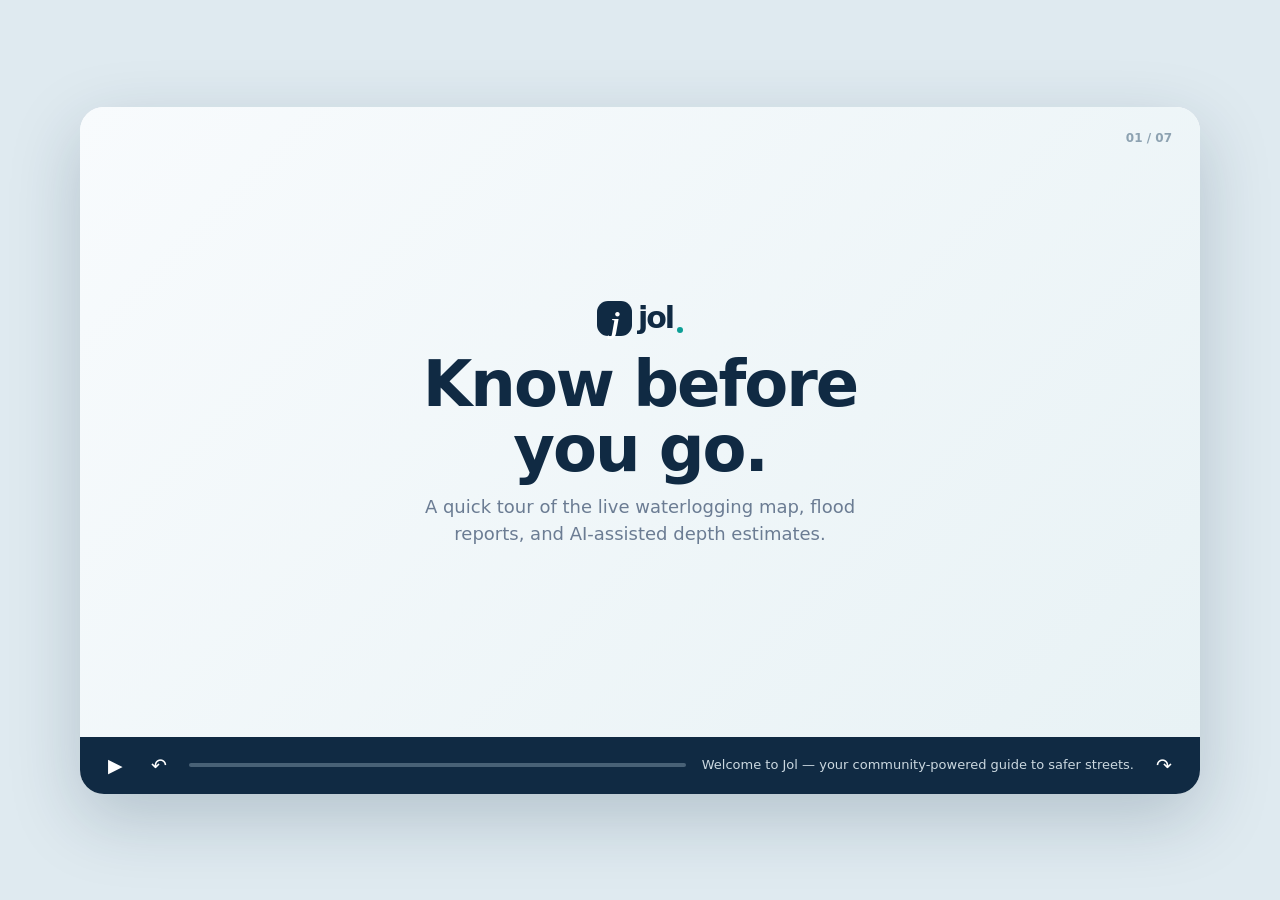
<file: jol-tutorial.html>
<!doctype html>
<html lang="en">
<head>
  <meta charset="utf-8">
  <meta name="viewport" content="width=device-width, initial-scale=1">
  <title>Jol tutorial — know before you go</title>
  <style>
    :root{--ink:#102a43;--muted:#6b7c93;--paper:#f4f8fb;--teal:#0d9f96;--blue:#2d72d9;--amber:#e9a62b;--red:#e85d5d}
    *{box-sizing:border-box}body{margin:0;background:#dfeaf0;color:var(--ink);font:15px/1.45 Inter,Segoe UI,system-ui,sans-serif;min-height:100vh;display:grid;place-items:center;padding:24px}
    .video{width:min(1120px,100%);background:#fff;border-radius:24px;overflow:hidden;box-shadow:0 24px 70px #102a4335}.stage{aspect-ratio:16/9;background:linear-gradient(135deg,#f8fbfd,#e8f2f5);position:relative;overflow:hidden}.scene{position:absolute;inset:0;padding:clamp(24px,5vw,70px);display:grid;grid-template-columns:1fr 1fr;gap:clamp(20px,5vw,70px);align-items:center;opacity:0;transform:translateX(30px);transition:.55s ease}.scene.active{opacity:1;transform:none}.scene.center{grid-template-columns:1fr;text-align:center;place-items:center}.kicker{font-size:11px;letter-spacing:2px;font-weight:800;color:var(--teal)}h1{font-size:clamp(30px,5vw,68px);line-height:1.02;letter-spacing:-2px;margin:12px 0}h2{font-size:clamp(23px,3.5vw,44px);line-height:1.05;letter-spacing:-1.2px;margin:8px 0 14px}.copy{color:var(--muted);max-width:470px;font-size:clamp(14px,1.5vw,18px)}.tip{margin-top:22px;color:var(--ink);font-weight:750}.brand{display:inline-flex;align-items:center;font-size:30px;font-weight:850;letter-spacing:-2px}.brand-mark{background:var(--ink);color:#fff;border-radius:11px;width:35px;height:35px;display:grid;place-items:center;font-family:Georgia;font-style:italic;margin-right:6px}.dot{width:6px;height:6px;background:var(--teal);border-radius:50%;align-self:end;margin:0 0 7px 4px}.hero-map,.upload-card,.report-card{border:1px solid #dbe7ed;background:#fff;border-radius:18px;box-shadow:0 14px 35px #102a4314}.hero-map{height:300px;position:relative;overflow:hidden;background:linear-gradient(130deg,#e6f1e9 0 25%,#f3eadc 25% 62%,#dbeaf0 62%)}.road{position:absolute;background:#fff;border:10px solid #dce6ea;transform:rotate(-20deg);height:55px;width:130%;left:-15%;top:45%;border-radius:30px}.road.r2{transform:rotate(40deg);top:15%;left:-20%}.map-dot{position:absolute;width:44px;height:44px;border-radius:50% 50% 50% 0;transform:rotate(-45deg);display:grid;place-items:center;color:#fff;font-weight:800;border:5px solid #fff;box-shadow:0 6px 12px #102a4330}.map-dot span{transform:rotate(45deg);font-size:11px}.safe{background:var(--blue)}.caution{background:var(--amber)}.blocked{background:var(--red)}.d1{left:28%;top:43%}.d2{left:63%;top:28%}.d3{left:73%;top:64%}.you{position:absolute;left:47%;top:48%;width:14px;height:14px;background:var(--teal);border:3px solid #fff;border-radius:50%;box-shadow:0 0 0 7px #0d9f9635}.you:after{content:'You';position:absolute;top:16px;left:9px;font-weight:800;font-size:11px}.mock-shell{display:grid;grid-template-columns:120px 1fr;height:315px;overflow:hidden}.mock-side{background:#fff;border-right:1px solid #e4ebf2;padding:18px 12px}.mini-brand{font-weight:850;font-size:22px;margin-bottom:35px}.nav-line{height:30px;border-radius:7px;color:#7b8da0;padding:7px;font-size:11px;margin:4px 0}.nav-line.active{background:#e6f4f3;color:var(--ink);font-weight:800}.mock-main{padding:20px;background:#f7f9fc}.mini-title{font-size:16px;font-weight:800;margin-bottom:12px}.mini-map{height:235px}.upload-card{padding:25px;max-width:470px;margin:auto}.drop{border:2px dashed #a9c8cd;border-radius:15px;padding:34px 20px;text-align:center;background:#f7fcfc}.drop strong,.drop span{display:block}.drop strong{font-size:18px}.drop span{color:var(--muted);margin-top:5px}.upload-btn{display:inline-block;background:var(--teal);color:#fff;border-radius:9px;padding:12px 18px;font-weight:800;margin-top:20px}.analysis{background:#fff;border-radius:20px;padding:28px;box-shadow:0 14px 35px #102a4314;max-width:450px;margin:auto}.loader{display:flex;gap:7px;justify-content:center;margin-bottom:20px}.loader i{width:10px;height:10px;background:var(--teal);border-radius:50%;animation:b 1s infinite alternate}.loader i:nth-child(2){animation-delay:.2s}.loader i:nth-child(3){animation-delay:.4s}@keyframes b{to{opacity:.25;transform:translateY(-8px)}}.result{background:#e7f7f1;border-radius:12px;padding:16px;margin-top:20px}.result strong{font-size:29px}.result small{display:block;color:#527b72}.filters{display:flex;gap:8px;flex-wrap:wrap;margin-top:18px}.pill{border-radius:30px;padding:7px 12px;background:#fff;border:1px solid #e0e9ed;font-size:12px}.pill.on{background:#e7f7f1;border-color:#bde5dd;color:#087e77;font-weight:800}.route{background:#fff;border-radius:20px;padding:24px;box-shadow:0 14px 35px #102a4314}.route-row{display:flex;align-items:center;gap:13px;padding:13px 0;border-bottom:1px solid #edf1f4}.route-row:last-child{border:0}.route-icon{width:30px;height:30px;border-radius:50%;display:grid;place-items:center;color:#fff;font-weight:900}.controls{background:#102a43;color:#fff;padding:16px 22px;display:flex;align-items:center;gap:16px}.controls button{border:0;background:transparent;color:#fff;cursor:pointer;font-size:19px}.progress{height:4px;background:#486176;flex:1;border-radius:9px;overflow:hidden}.bar{height:100%;background:#63d4c7;width:0;transition:width .3s}.caption{min-width:230px;text-align:right;font-size:13px;color:#cbd8e0}.scene-no{position:absolute;right:28px;top:23px;color:#8da2b1;font-size:12px;font-weight:800}
    @media(max-width:680px){body{padding:0}.video{border-radius:0;min-height:100vh}.scene{grid-template-columns:1fr;padding:28px 24px;align-content:center}.scene .hero-map,.scene .mock-shell{display:none}.stage{aspect-ratio:auto;min-height:calc(100vh - 68px)}.caption{min-width:0;flex:1}.mock-shell{grid-template-columns:90px 1fr}.mock-side{padding:12px 8px}.mock-main{padding:13px}.controls{padding:14px}.scene-no{right:18px;top:15px}}
  </style>
</head>
<body>
  <main class="video" aria-label="Jol product tutorial video">
    <section class="stage" id="stage">
      <div class="scene center active" data-time="0" data-caption="Welcome to Jol — your community-powered guide to safer streets."><div><div class="brand"><span class="brand-mark">j</span>jol<span class="dot"></span></div><h1>Know before<br>you go.</h1><p class="copy" style="margin:auto">A quick tour of the live waterlogging map, flood reports, and AI-assisted depth estimates.</p></div><span class="scene-no">01 / 07</span></div>
      <div class="scene" data-time="5" data-caption="Start on Live map. Choose your city, then scan nearby reports at a glance."><div><span class="kicker">01 · EXPLORE</span><h2>See what’s happening nearby.</h2><p class="copy">The Live map is your home screen. Colored markers show street conditions: blue is passable, amber needs caution, and red is blocked.</p><p class="tip">Tip: use the map search to jump to a road.</p></div><div class="hero-map"><div class="road"></div><div class="road r2"></div><div class="map-dot safe d1"><span>0.4m</span></div><div class="map-dot caution d2"><span>0.8m</span></div><div class="map-dot blocked d3"><span>1.2m</span></div><div class="you"></div></div><span class="scene-no">02 / 07</span></div>
      <div class="scene" data-time="10" data-caption="Use the filters to focus on passable, caution, or blocked reports. Toggle Traffic view when you need extra context."><div><span class="kicker">02 · FILTER</span><h2>Find the signal you need.</h2><p class="copy">Filter the map by risk level, turn on Traffic view, or tap My location to re-center the map around you.</p><div class="filters"><span class="pill on">All reports · 12</span><span class="pill">Passable · 7</span><span class="pill">Caution · 3</span><span class="pill">Blocked · 2</span></div></div><div class="mock-shell"><div class="mock-side"><div class="mini-brand">jol.</div><div class="nav-line active">⌖ Live map</div><div class="nav-line">♧ My reports</div><div class="nav-line">♧ Saved places</div></div><div class="mock-main"><div class="mini-title">Live flood map <small style="color:var(--teal)">● live</small></div><div class="hero-map mini-map"><div class="road"></div><div class="road r2"></div><div class="map-dot safe d1"><span>0.4m</span></div><div class="map-dot caution d2"><span>0.8m</span></div><div class="you"></div></div></div></div><span class="scene-no">03 / 07</span></div>
      <div class="scene" data-time="15" data-caption="Tap Report a flood, then drop a photo or browse your device. JPG, PNG, and WEBP files up to 10 MB are supported."><div><span class="kicker">03 · REPORT</span><h2>Turn one photo into a useful alert.</h2><p class="copy">Choose a clear street-level photo. Include a kerb, tyre, car wheel, or person’s shin when possible — reference objects help Jol estimate depth.</p></div><div class="upload-card"><div class="drop"><div style="font-size:32px;color:var(--teal)">↑</div><strong>Drop a photo here</strong><span>or browse your device</span><small style="display:block;color:#9aabb8;margin-top:12px">JPG, PNG or WEBP · Max 10MB</small></div><span class="upload-btn">Report a flood</span></div><span class="scene-no">04 / 07</span></div>
      <div class="scene" data-time="20" data-caption="Jol reads the street and compares water level with visible reference objects."><div><span class="kicker">04 · ANALYSE</span><h2>Let Jol estimate the depth.</h2><p class="copy">After you choose a photo, tap Analyse this photo. The analysis state shows that Jol is reading the scene before it returns an estimate.</p></div><div class="analysis"><div class="loader"><i></i><i></i><i></i></div><h3 style="text-align:center;margin:0">Reading the street…</h3><p style="text-align:center;color:var(--muted)">Comparing water level with reference objects in your photo.</p><div class="result"><strong>0.45m</strong><small>Estimated depth · high confidence</small></div></div><span class="scene-no">05 / 07</span></div>
      <div class="scene" data-time="25" data-caption="Review the estimate, the likely route status, and the confidence note before publishing."><div><span class="kicker">05 · REVIEW</span><h2>Make the call before you publish.</h2><p class="copy">The result summarizes estimated depth and passability. Use it as a fast community signal, not a replacement for personal safety judgment.</p></div><div class="route"><span class="kicker">ROUTE CHECK</span><h3 style="margin:7px 0 5px">Passable with care</h3><p style="color:var(--muted);margin:0 0 8px">Suggested route is open.</p><div class="route-row"><span class="route-icon" style="background:var(--teal)">✓</span><span><b>0.45m estimated</b><small style="display:block;color:var(--muted)">Reference: car wheel + kerb</small></span></div><div class="route-row"><span class="route-icon" style="background:var(--blue)">→</span><span><b>Publish to the live map</b><small style="display:block;color:var(--muted)">Your neighbors can see it now</small></span></div></div><span class="scene-no">06 / 07</span></div>
      <div class="scene center" data-time="30" data-caption="That’s Jol: check conditions, report what you see, and help your whole street move safely."><div><span class="kicker">06 · KEEP MOVING</span><h2>One photo can keep<br>a whole street moving.</h2><p class="copy" style="margin:auto">Check the map before you leave. Share a clear report when conditions change. Stay safe around moving water.</p><div style="margin-top:24px"><span class="upload-btn">Open Jol</span></div></div><span class="scene-no">07 / 07</span></div>
    </section>
    <footer class="controls"><button id="play" aria-label="Play or pause">▶</button><button id="back" aria-label="Previous scene">↶</button><div class="progress"><div class="bar" id="bar"></div></div><span class="caption" id="caption">Welcome to Jol — your community-powered guide to safer streets.</span><button id="next" aria-label="Next scene">↷</button></footer>
  </main>
  <script>
    const scenes=[...document.querySelectorAll('.scene')], play=document.querySelector('#play'), back=document.querySelector('#back'), next=document.querySelector('#next'), bar=document.querySelector('#bar'), caption=document.querySelector('#caption');let index=0,playing=true,timer;
    function show(i){index=(i+scenes.length)%scenes.length;scenes.forEach((s,n)=>s.classList.toggle('active',n===index));caption.textContent=scenes[index].dataset.caption;bar.style.width=((index)/(scenes.length-1)*100)+'%';}
    function advance(){show(index+1);if(index===scenes.length-1)playing=false;play.textContent=playing?'❚❚':'▶';}
    function run(){clearInterval(timer);if(playing)timer=setInterval(advance,5000)}
    play.onclick=()=>{playing=!playing;play.textContent=playing?'❚❚':'▶';run()};back.onclick=()=>{show(index-1);playing=false;play.textContent='▶';run()};next.onclick=()=>{advance();run()};show(0);run();
  </script>
</body>
</html>
</file>
